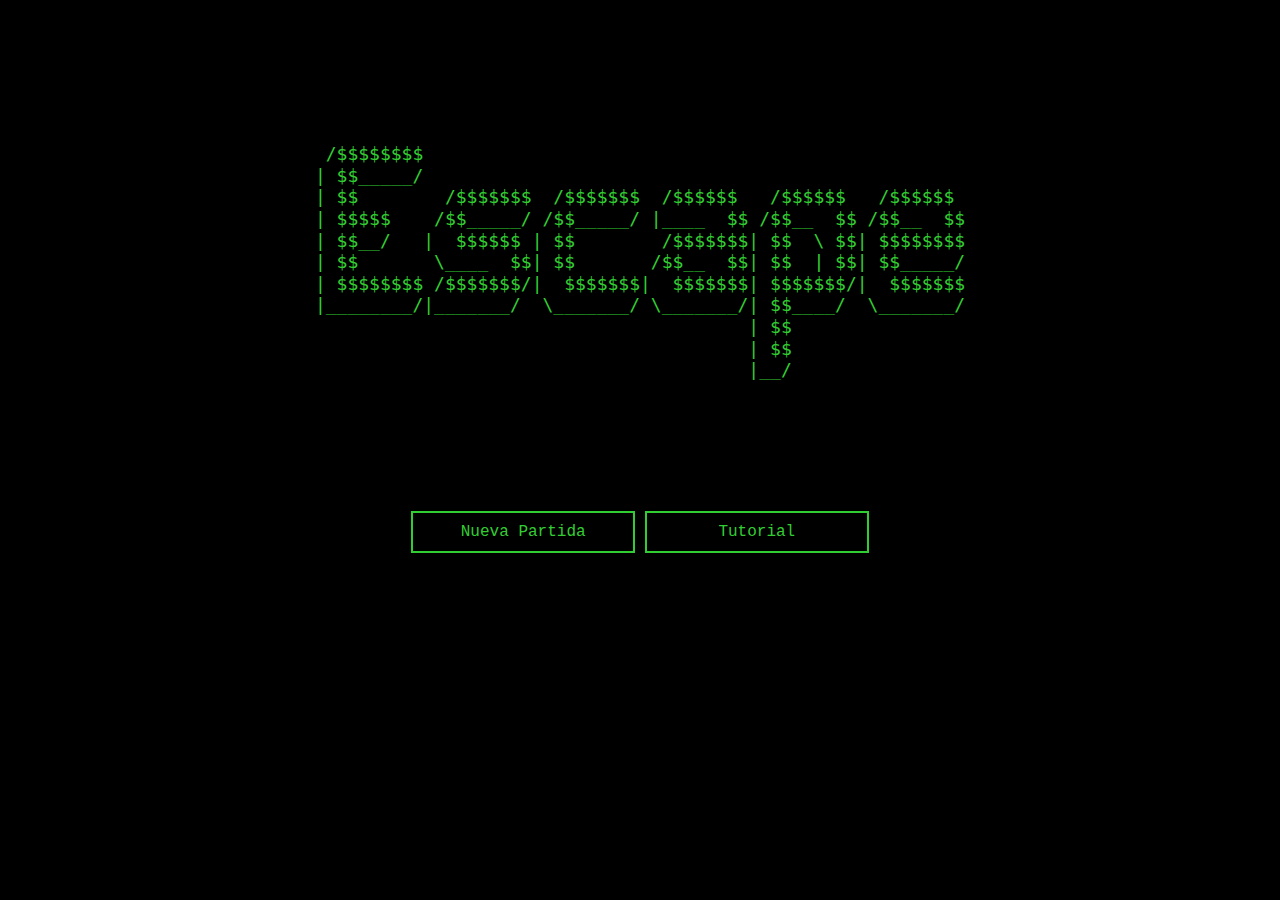
<file: index.html>
<!DOCTYPE html>
<html lang="es">
  <head>
    <meta charset="UTF-8" />
    <meta name="viewport" content="width=device-width, initial-scale=1.0" />
    <title>Arcade - Menú Principal</title>
    <style>
      body {
        background-color: black;
        color: limegreen;
        font-family: "Courier New", Courier, monospace;
        text-align: center;
        margin: 0;
        padding: 0;
      }
      .container {
        margin-top: 100px;
      }
      .ascii-art {
        font-size: 18px;
        line-height: 1.2;
      }
      .menu {
        margin-top: 50px;
      }
      .menu-item {
        margin: 15px 0;
        padding: 10px;
        border: 2px solid limegreen;
        display: inline-block;
        cursor: pointer;
        width: 200px;
        text-align: center;
      }
      .menu-item:hover {
        background-color: limegreen;
        color: black;
      }
    </style>
  </head>
  <body>
    <div class="container">
      <div class="ascii-art">
        <pre>
          

 /$$$$$$$$                                                  
| $$_____/                                                  
| $$        /$$$$$$$  /$$$$$$$  /$$$$$$   /$$$$$$   /$$$$$$ 
| $$$$$    /$$_____/ /$$_____/ |____  $$ /$$__  $$ /$$__  $$
| $$__/   |  $$$$$$ | $$        /$$$$$$$| $$  \ $$| $$$$$$$$
| $$       \____  $$| $$       /$$__  $$| $$  | $$| $$_____/
| $$$$$$$$ /$$$$$$$/|  $$$$$$$|  $$$$$$$| $$$$$$$/|  $$$$$$$
|________/|_______/  \_______/ \_______/| $$____/  \_______/
                                        | $$                
                                        | $$                
                                        |__/                


        </pre>
      </div>
      <div class="menu">
        <div class="menu-item" onclick="startGame()">Nueva Partida</div>
        <div class="menu-item" onclick="showTutorial()">Tutorial</div>
      </div>
    </div>

    <script>
      async function startGame() {
        // alert("Comenzando nueva partida...");
        // Aquí iría la lógica para iniciar el juego

        // Crear un nuevo objeto Audio
        const audio = new Audio("./efectos/GameSoundEffects - Resident Evil 2 Sound Effects - Cursor Select.mp3");
        audio.play();

        await delay(1000);

        window.location.href = "formulario-inicial.html";
      }

      function showTutorial() {
        alert("Mostrando tutorial...");
        // Aquí iría la lógica para mostrar el tutorial
      }

      function delay(ms) {
        return new Promise((resolve) => setTimeout(resolve, ms));
      }
    </script>
  </body>
</html>
</file>
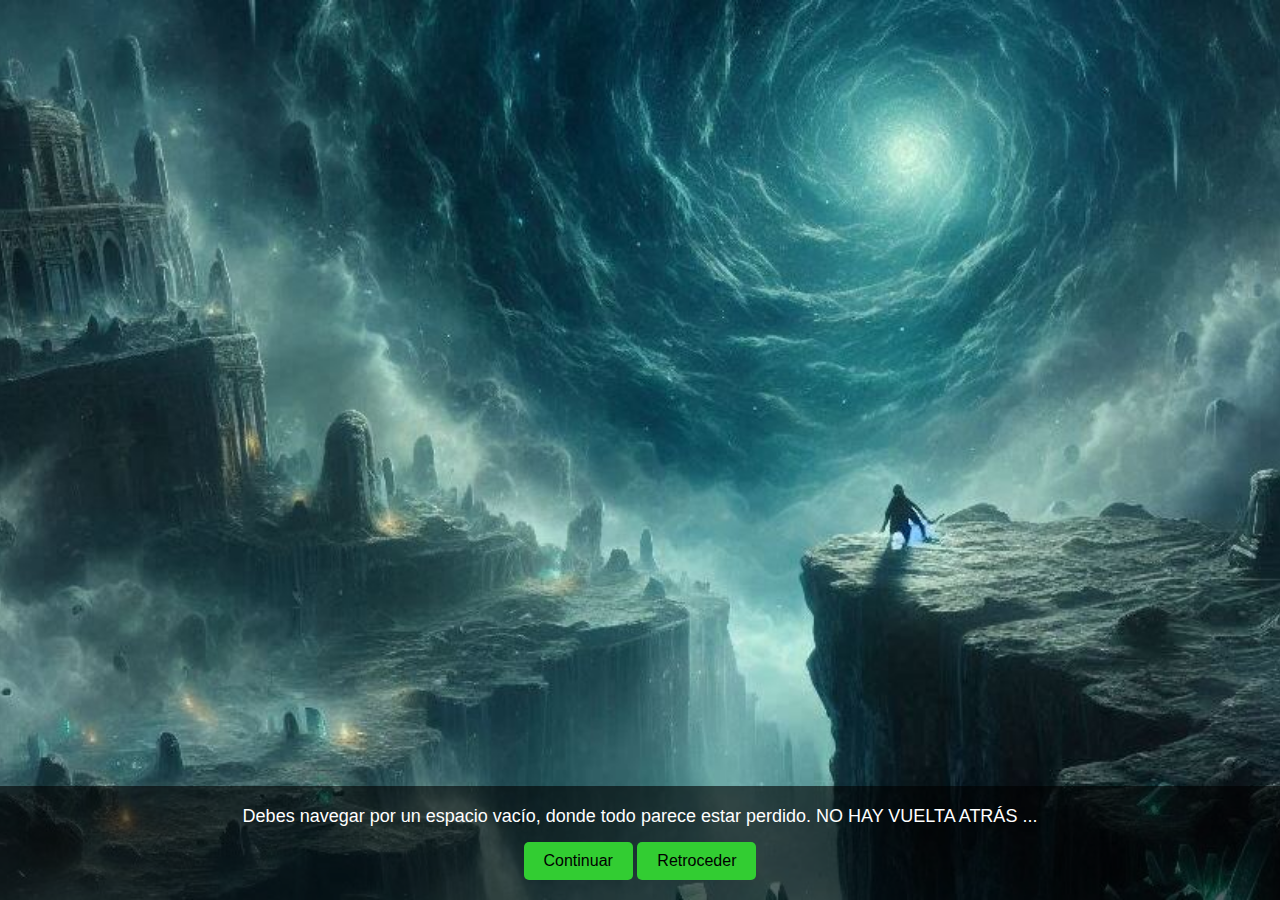
<file: abismo.html>
<!DOCTYPE html>
<html lang="es">
  <head>
    <meta charset="UTF-8" />
    <meta name="viewport" content="width=device-width, initial-scale=1.0" />
    <title>Div en la parte inferior</title>
    <style>
      * {
        margin: 0;
        padding: 0;
        box-sizing: border-box;
      }
      body,
      html {
        height: 100%;
        font-family: Arial, sans-serif;
      }
      .background-image {
        background-image: url("./img/abismo.jpeg"); /* Reemplaza con la ruta de tu imagen */
        background-size: cover;
        background-position: center;
        width: 100%;
        height: 100%;
        position: relative;
      }
      .bottom-container {
        position: absolute;
        bottom: 0;
        left: 0;
        width: 100%;
        background-color: rgba(0, 0, 0, 0.6); /* Fondo semi-transparente */
        color: white;
        text-align: center;
        padding: 20px;
      }
      .bottom-container p {
        margin-bottom: 15px;
        font-size: 18px;
      }
      .button {
        background-color: limegreen;
        color: black;
        padding: 10px 20px;
        border: none;
        border-radius: 5px;
        cursor: pointer;
        font-size: 16px;
      }
      .button:hover {
        background-color: #28a745;
      }
    </style>
  </head>
  <body>
    <div class="background-image">
      <!-- Contenido del fondo -->
    </div>

    <div class="bottom-container">
      <p>Debes navegar por un espacio vacío, donde todo parece estar perdido. NO HAY VUELTA ATRÁS ...</p>
      <button class="button" onclick="nextPage()">Continuar</button>
      <button class="button" onclick="nextPage()">Retroceder</button>
    </div>

    <script>
      document.addEventListener("DOMContentLoaded", function () {
        const audio = new Audio("./efectos/SOUND Effects Public Domain - Abyss Pad SOUND Effect.mp3");
        audio.loop = true;
        audio.play();
      });

      async function nextPage() {
        const audio = new Audio("./efectos/GameSoundEffects - Resident Evil 2 Sound Effects - Cursor Select.mp3");
        audio.play();
        await delay(1000);

        window.location.href = "salida-laberinto.html";
      }

      function delay(ms) {
        return new Promise((resolve) => setTimeout(resolve, ms));
      }
    </script>
  </body>
</html>
</file>
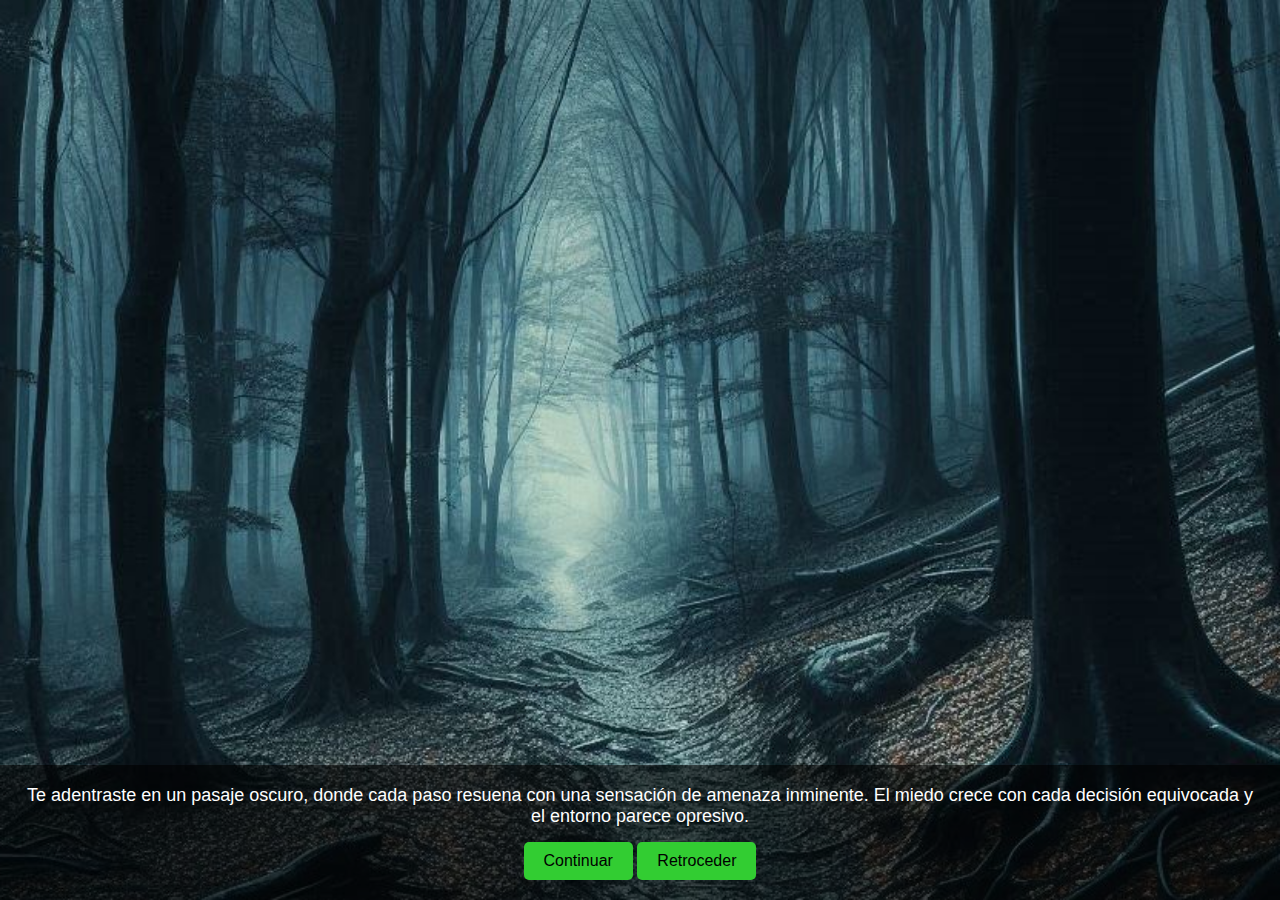
<file: camino-miedo.html>
<!DOCTYPE html>
<html lang="es">
  <head>
    <meta charset="UTF-8" />
    <meta name="viewport" content="width=device-width, initial-scale=1.0" />
    <title>Div en la parte inferior</title>
    <style>
      * {
        margin: 0;
        padding: 0;
        box-sizing: border-box;
      }
      body,
      html {
        height: 100%;
        font-family: Arial, sans-serif;
      }
      .background-image {
        background-image: url("./img/sendero\(2\).jpeg"); /* Reemplaza con la ruta de tu imagen */
        background-size: cover;
        background-position: center;
        width: 100%;
        height: 100%;
        position: relative;
      }
      .bottom-container {
        position: absolute;
        bottom: 0;
        left: 0;
        width: 100%;
        background-color: rgba(0, 0, 0, 0.6); /* Fondo semi-transparente */
        color: white;
        text-align: center;
        padding: 20px;
      }
      .bottom-container p {
        margin-bottom: 15px;
        font-size: 18px;
      }
      .button {
        background-color: limegreen;
        color: black;
        padding: 10px 20px;
        border: none;
        border-radius: 5px;
        cursor: pointer;
        font-size: 16px;
      }
      .button:hover {
        background-color: #28a745;
      }
    </style>
  </head>
  <body>
    <div class="background-image">
      <!-- Contenido del fondo -->
    </div>

    <div class="bottom-container">
      <p>
        Te adentraste en un pasaje oscuro, donde cada paso resuena con una sensación de amenaza inminente. El miedo crece con cada decisión equivocada y el entorno parece opresivo.
      </p>
      <button class="button" onclick="nextPage()">Continuar</button>
      <button class="button" onclick="nextPage()">Retroceder</button>
    </div>

    <script>
      document.addEventListener("DOMContentLoaded", function () {
        const audio = new Audio("./efectos/Free Sounds Library - Spooky Forest Ambience Sound Effect ｜ Scary Halloween Sounds.mp3");
        audio.loop = true;
        audio.play();
      });

      async function nextPage() {
        const audio = new Audio("./efectos/GameSoundEffects - Resident Evil 2 Sound Effects - Cursor Select.mp3");
        audio.play();
        await delay(1000);

        window.location.href = "lago-tranquilo.html";
      }

      function delay(ms) {
        return new Promise((resolve) => setTimeout(resolve, ms));
      }
    </script>
  </body>
</html>
</file>
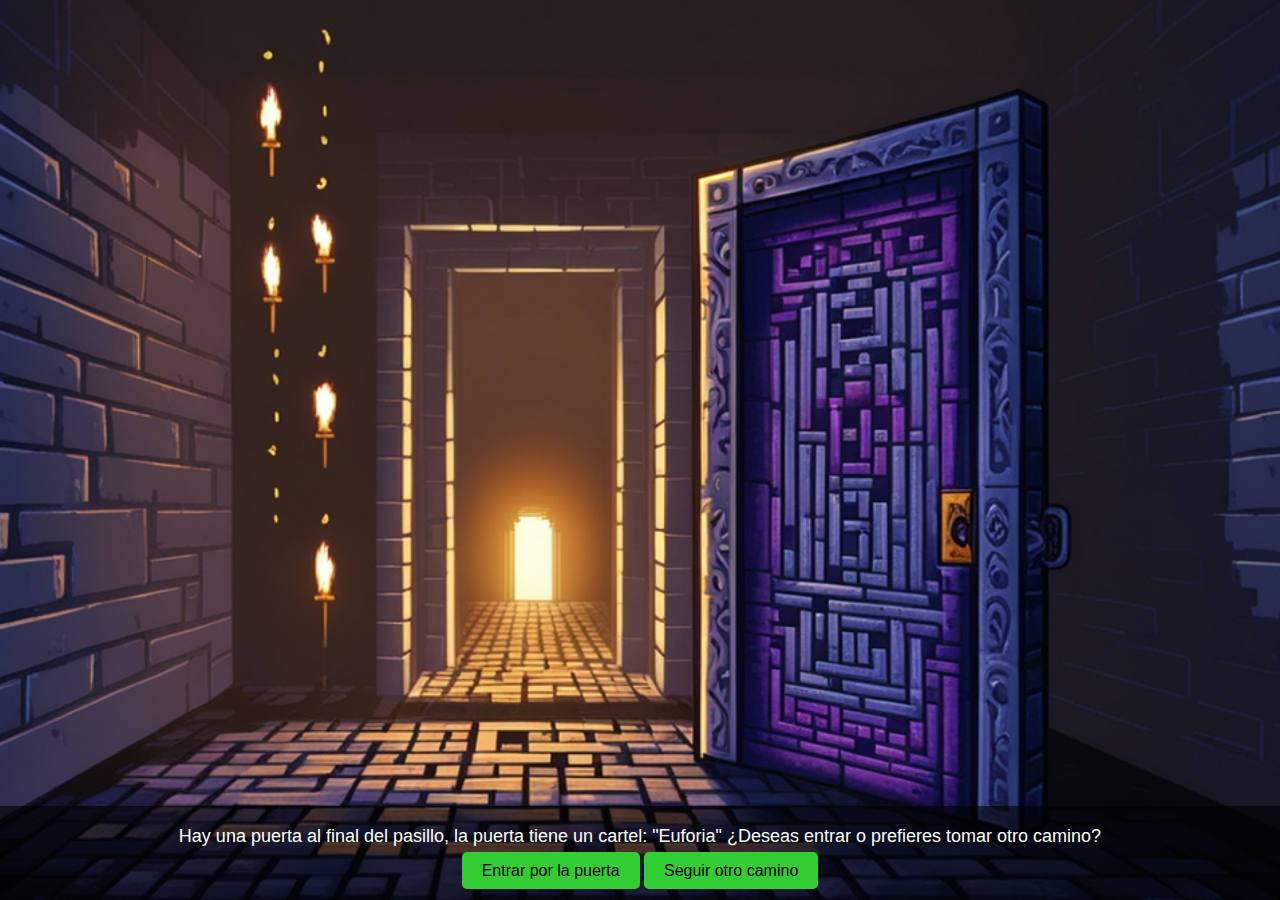
<file: entrada-euforia.html>
<!DOCTYPE html>
<html lang="es">
  <head>
    <meta charset="UTF-8" />
    <meta name="viewport" content="width=device-width, initial-scale=1.0" />
    <title>Div en la parte inferior</title>
    <style>
      * {
        margin: 0;
        padding: 0;
        box-sizing: border-box;
      }
      body,
      html {
        height: 100%;
        font-family: Arial, sans-serif;
      }
      .background-image {
        background-image: url("./img/entrada-euforia.jpg "); /* Reemplaza con la ruta de tu imagen */
        background-size: cover;
        background-position: center;
        width: 100%;
        height: 100%;
        position: relative;
      }
      .bottom-container {
        position: absolute;
        bottom: 0;
        left: 0;
        width: 100%;
        background-color: rgba(0, 0, 0, 0.6); /* Fondo semi-transparente */
        color: white;
        text-align: center;
        padding: 20px;
      }
      .bottom-container p {
        margin-bottom: 15px;
        font-size: 18px;
      }
      .button {
        background-color: limegreen;
        color: black;
        padding: 10px 20px;
        border: none;
        border-radius: 5px;
        cursor: pointer;
        font-size: 16px;
      }
      .button:hover {
        background-color: #28a745;
      }
    </style>
  </head>
  <body>
    <div class="background-image">
      <!-- Contenido del fondo -->
    </div>

    <div class="bottom-container">
      <p>Hay una puerta al final del pasillo, la puerta tiene un cartel: "Euforia" ¿Deseas entrar o prefieres tomar otro camino?</p>
      <a class="button" onclick="nextPage()">Entrar por la puerta</a>
      <a class="button" onclick="nextPage()">Seguir otro camino</a>
    </div>

    <script>
      document.addEventListener("DOMContentLoaded", function () {
        const audio = new Audio("./efectos/2MirrorsDialogue - Stone Slide Sound Effects.mp3");
        audio.loop = true;
        audio.play();
      });

      async function nextPage() {
        const audio = new Audio("./efectos/GameSoundEffects - Resident Evil 2 Sound Effects - Cursor Select.mp3");
        audio.play();
        await delay(1000);

        window.location.href = "habitacion-euforia.html";
        // Aquí puedes añadir la lógica para la siguiente página o redirección
      }

      function delay(ms) {
        return new Promise((resolve) => setTimeout(resolve, ms));
      }
    </script>
  </body>
</html>
</file>
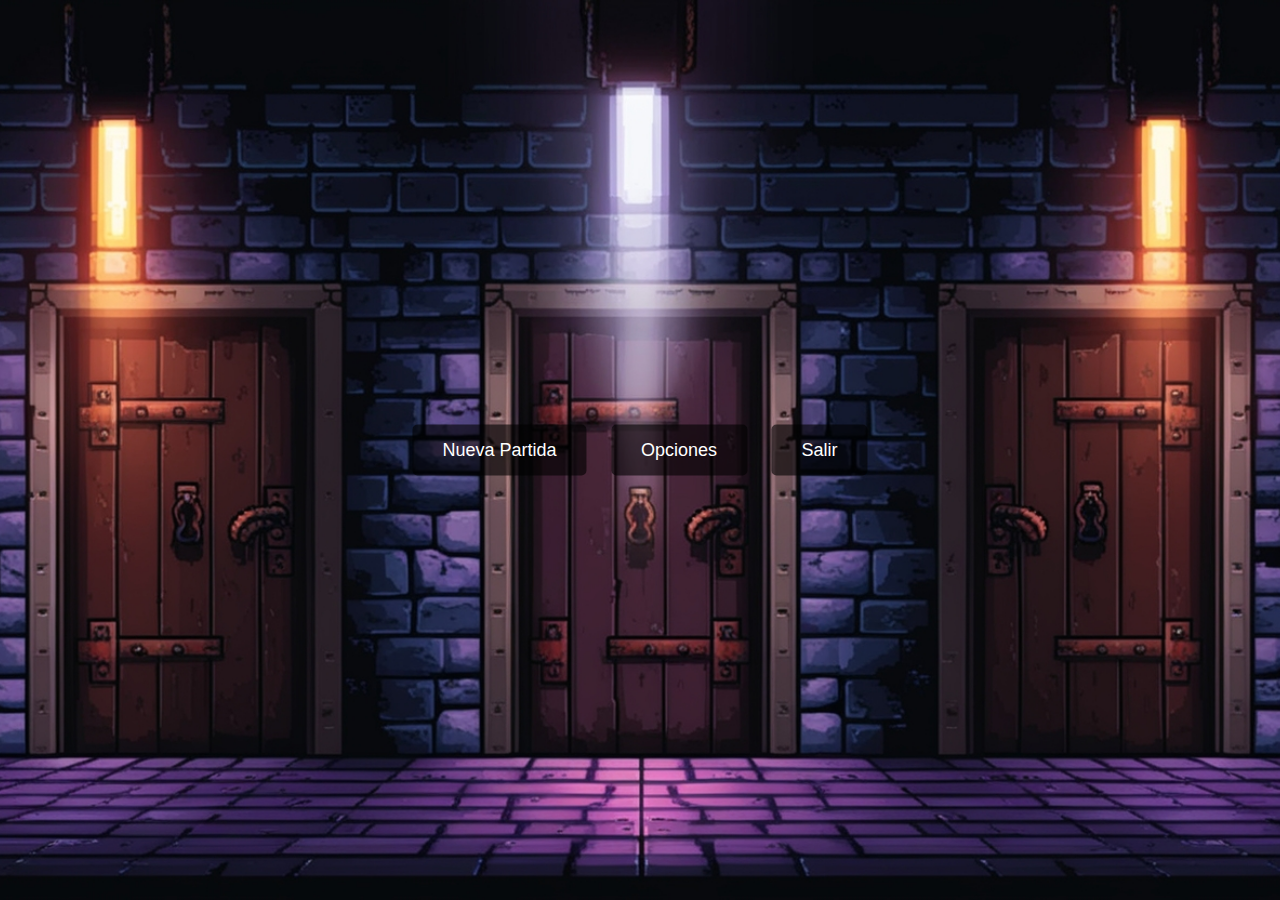
<file: escenario1.html>
<!DOCTYPE html>
<html lang="es">
  <head>
    <meta charset="UTF-8" />
    <meta name="viewport" content="width=device-width, initial-scale=1.0" />
    <title>Página con Imagen y Botones</title>
    <style>
      * {
        margin: 0;
        padding: 0;
        box-sizing: border-box;
      }
      body,
      html {
        height: 100%;
        font-family: Arial, sans-serif;
      }
      .background-image {
        background-image: url("./img/escenario1.jpg"); /* Reemplaza con la ruta de tu imagen */
        background-size: cover;
        background-position: center;
        width: 100%;
        height: 100%;
        position: relative;
      }
      .centered-buttons {
        position: absolute;
        top: 50%;
        left: 50%;
        transform: translate(-50%, -50%);
        text-align: center;
      }
      .button {
        display: inline-block;
        background-color: rgba(0, 0, 0, 0.6);
        color: white;
        padding: 15px 30px;
        margin: 10px;
        border: none;
        border-radius: 5px;
        cursor: pointer;
        font-size: 18px;
      }
      .button:hover {
        background-color: rgba(255, 255, 255, 0.8);
        color: black;
      }
    </style>
  </head>
  <body>
    <div class="background-image">
      <div class="centered-buttons">
        <button class="button" onclick="startGame()">Nueva Partida</button>
        <button class="button" onclick="showOptions()">Opciones</button>
        <button class="button" onclick="exitGame()">Salir</button>
      </div>
    </div>

    <script>
      function startGame() {
        alert("PUERTA 1: ");
      }

      function showOptions() {
        alert("Mostrando opciones...");
      }

      function exitGame() {
        alert("Saliendo del juego...");
      }
    </script>
  </body>
</html>
</file>
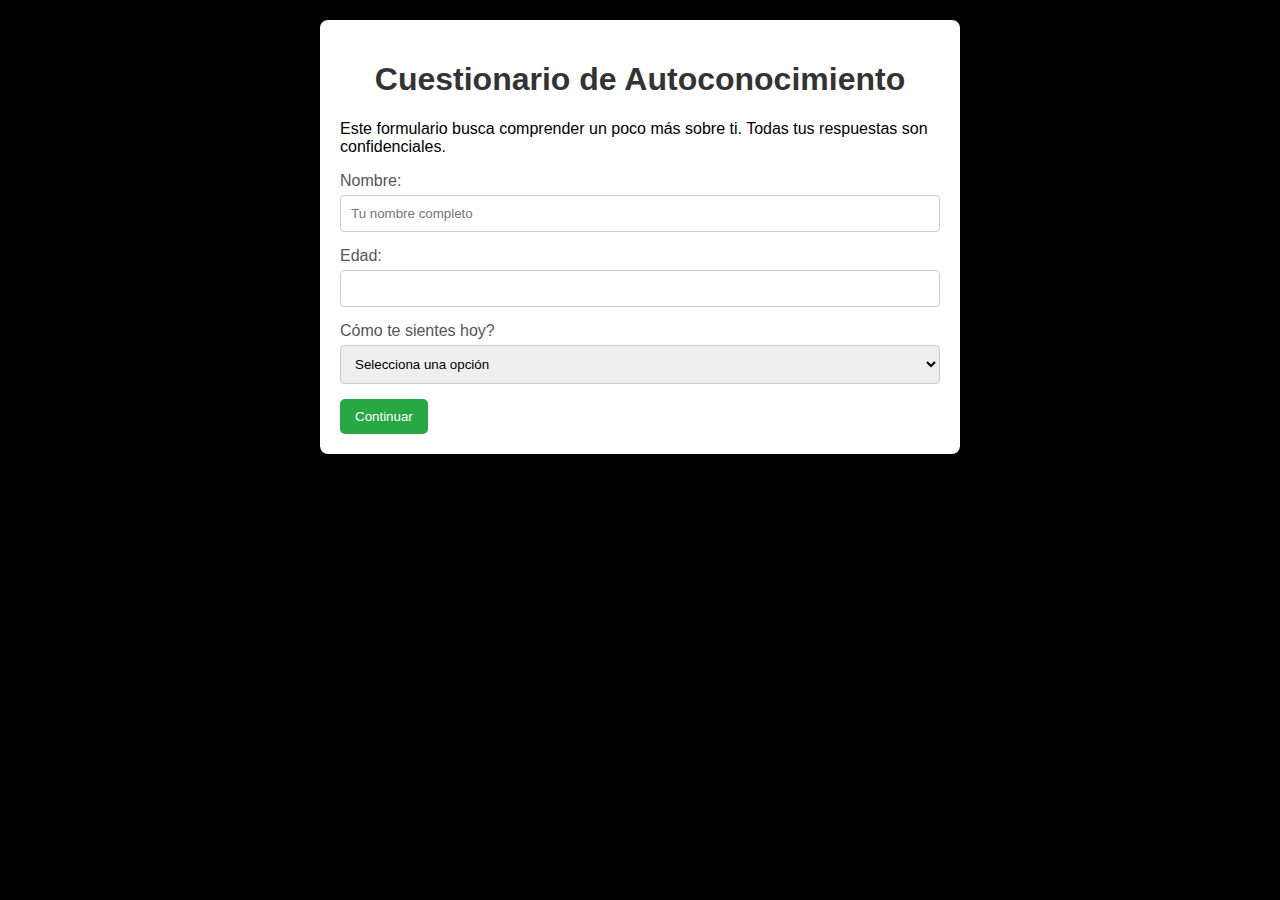
<file: formulario-inicial.html>
<!DOCTYPE html>
<html lang="es">
  <head>
    <meta charset="UTF-8" />
    <meta name="viewport" content="width=device-width, initial-scale=1.0" />
    <title>Cuestionario de Autoconocimiento</title>
    <style>
      body {
        font-family: Arial, sans-serif;
        background-color: #000000;
        margin: 0;
        padding: 20px;
      }
      .container {
        max-width: 600px;
        margin: 0 auto;
        background-color: white;
        padding: 20px;
        border-radius: 8px;
        box-shadow: 0 0 10px rgba(0, 0, 0, 0.1);
      }
      h1 {
        text-align: center;
        color: #333;
      }
      .form-group {
        margin-bottom: 15px;
      }
      label {
        display: block;
        margin-bottom: 5px;
        color: #555;
      }
      input,
      textarea,
      select {
        width: 100%;
        padding: 10px;
        border: 1px solid #ccc;
        border-radius: 4px;
        box-sizing: border-box;
      }
      button {
        background-color: #28a745;
        color: white;
        border: none;
        padding: 10px 15px;
        border-radius: 5px;
        cursor: pointer;
      }
      button:hover {
        background-color: #218838;
      }
    </style>
  </head>
  <body>
    <div class="container">
      <h1>Cuestionario de Autoconocimiento</h1>
      <p>Este formulario busca comprender un poco más sobre ti. Todas tus respuestas son confidenciales.</p>
      <form action="/submit" method="POST">
        <div class="form-group">
          <label for="name">Nombre:</label>
          <input type="text" id="name" name="name" placeholder="Tu nombre completo" required />
        </div>
        <div class="form-group">
          <label for="age">Edad:</label>
          <input type="number" id="age" name="age" min="1" max="120" required />
        </div>
        <div class="form-group">
          <label for="mood">Cómo te sientes hoy?</label>
          <select id="mood" name="mood" required>
            <option value="" disabled selected>Selecciona una opción</option>
            <option value="feliz">Feliz</option>
            <option value="triste">Triste</option>
            <option value="ansioso">Ansioso</option>
            <option value="neutral">Neutral</option>
          </select>
        </div>
        <button type="submit" id="submit">Continuar</button>
      </form>
    </div>
  </body>
  <script>
    document.getElementById("submit").addEventListener("click", async (e) => {
      e.preventDefault();

      const audio = new Audio("./efectos/GameSoundEffects - Resident Evil 2 Sound Effects - Cursor Select.mp3");
      audio.play();
      await delay(1000);
      window.location.href = "introduccion.html";
    });

    function delay(ms) {
      return new Promise((resolve) => setTimeout(resolve, ms));
    }
  </script>
</html>
</file>
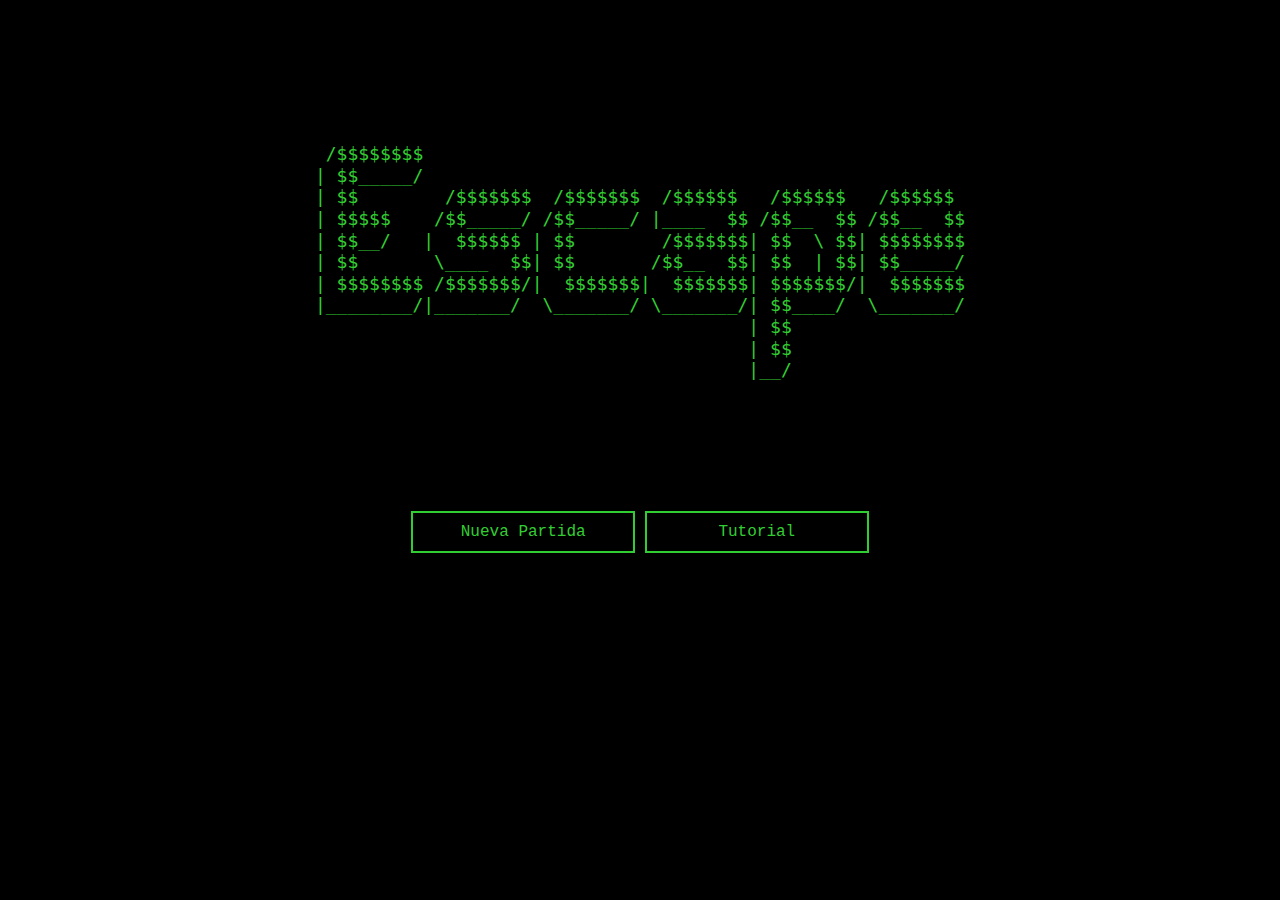
<file: inicio.html>
<!DOCTYPE html>
<html lang="es">
  <head>
    <meta charset="UTF-8" />
    <meta name="viewport" content="width=device-width, initial-scale=1.0" />
    <title>Arcade - Menú Principal</title>
    <style>
      body {
        background-color: black;
        color: limegreen;
        font-family: "Courier New", Courier, monospace;
        text-align: center;
        margin: 0;
        padding: 0;
      }
      .container {
        margin-top: 100px;
      }
      .ascii-art {
        font-size: 18px;
        line-height: 1.2;
      }
      .menu {
        margin-top: 50px;
      }
      .menu-item {
        margin: 15px 0;
        padding: 10px;
        border: 2px solid limegreen;
        display: inline-block;
        cursor: pointer;
        width: 200px;
        text-align: center;
      }
      .menu-item:hover {
        background-color: limegreen;
        color: black;
      }
    </style>
  </head>
  <body>
    <div class="container">
      <div class="ascii-art">
        <pre>
          

 /$$$$$$$$                                                  
| $$_____/                                                  
| $$        /$$$$$$$  /$$$$$$$  /$$$$$$   /$$$$$$   /$$$$$$ 
| $$$$$    /$$_____/ /$$_____/ |____  $$ /$$__  $$ /$$__  $$
| $$__/   |  $$$$$$ | $$        /$$$$$$$| $$  \ $$| $$$$$$$$
| $$       \____  $$| $$       /$$__  $$| $$  | $$| $$_____/
| $$$$$$$$ /$$$$$$$/|  $$$$$$$|  $$$$$$$| $$$$$$$/|  $$$$$$$
|________/|_______/  \_______/ \_______/| $$____/  \_______/
                                        | $$                
                                        | $$                
                                        |__/                


        </pre>
      </div>
      <div class="menu">
        <div class="menu-item" onclick="startGame()">Nueva Partida</div>
        <div class="menu-item" onclick="showTutorial()">Tutorial</div>
      </div>
    </div>

    <script>
      async function startGame() {
        // alert("Comenzando nueva partida...");
        // Aquí iría la lógica para iniciar el juego

        // Crear un nuevo objeto Audio
        const audio = new Audio("./efectos/GameSoundEffects - Resident Evil 2 Sound Effects - Cursor Select.mp3");
        audio.play();

        await delay(1000);

        window.location.href = "/formulario-inicial.html";
      }

      function showTutorial() {
        alert("Mostrando tutorial...");
        // Aquí iría la lógica para mostrar el tutorial
      }

      function delay(ms) {
        return new Promise((resolve) => setTimeout(resolve, ms));
      }
    </script>
  </body>
</html>
</file>
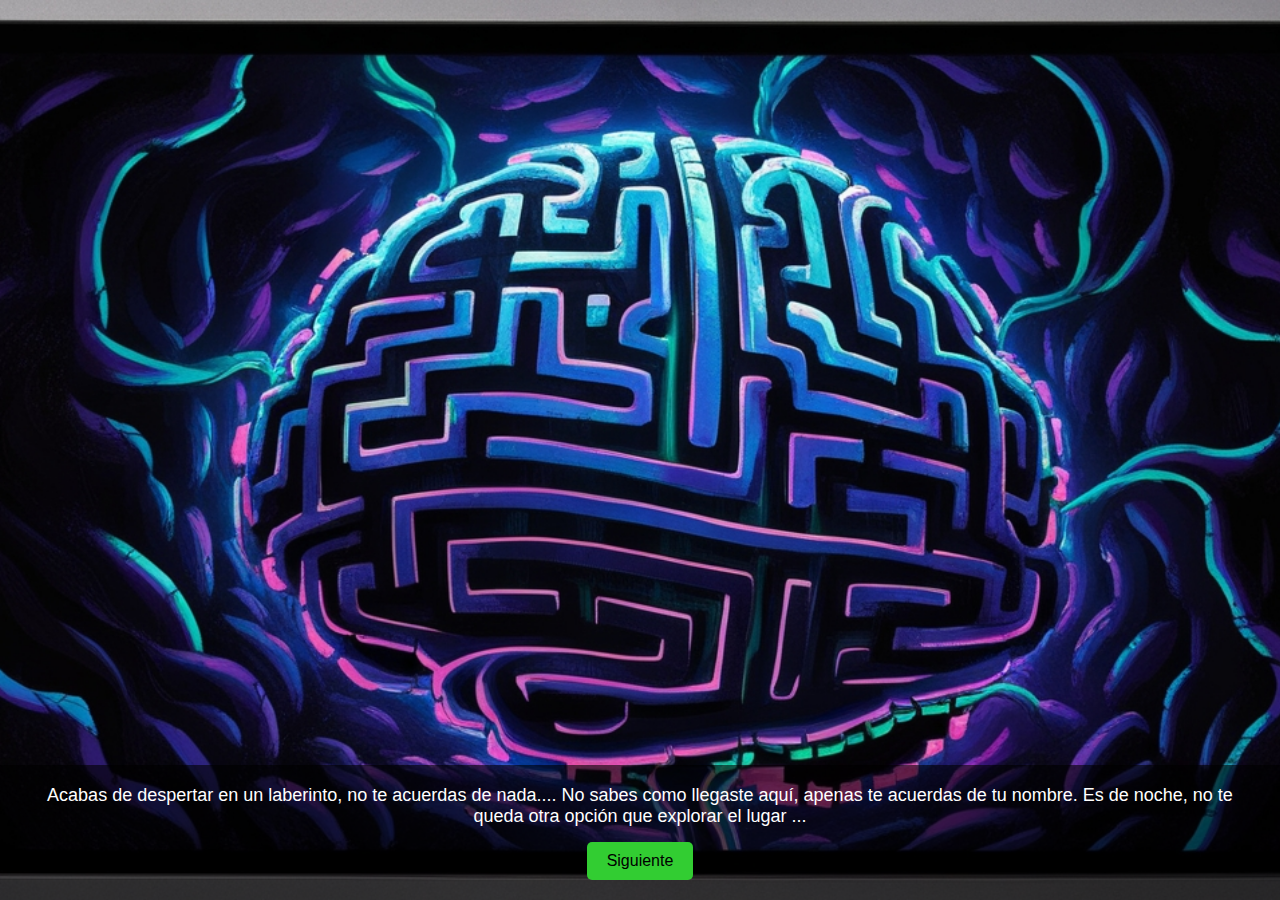
<file: introduccion.html>
<!DOCTYPE html>
<html lang="es">
  <head>
    <meta charset="UTF-8" />
    <meta name="viewport" content="width=device-width, initial-scale=1.0" />
    <title>Div en la parte inferior</title>
    <style>
      * {
        margin: 0;
        padding: 0;
        box-sizing: border-box;
      }
      body,
      html {
        height: 100%;
        font-family: Arial, sans-serif;
      }
      .background-image {
        background-image: url("./img/laberinto.jpg"); /* Reemplaza con la ruta de tu imagen */
        background-size: cover;
        background-position: center;
        width: 100%;
        height: 100%;
        position: relative;
      }
      .bottom-container {
        position: absolute;
        bottom: 0;
        left: 0;
        width: 100%;
        background-color: rgba(0, 0, 0, 0.6); /* Fondo semi-transparente */
        color: white;
        text-align: center;
        padding: 20px;
      }
      .bottom-container p {
        margin-bottom: 15px;
        font-size: 18px;
      }
      .button {
        background-color: limegreen;
        color: black;
        padding: 10px 20px;
        border: none;
        border-radius: 5px;
        cursor: pointer;
        font-size: 16px;
      }
      .button:hover {
        background-color: #28a745;
      }
    </style>
  </head>
  <body>
    <div class="background-image">
      <!-- Contenido del fondo -->
    </div>

    <div class="bottom-container">
      <p>
        Acabas de despertar en un laberinto, no te acuerdas de nada.... No sabes como llegaste aquí, apenas te acuerdas de tu nombre. Es de noche, no te queda otra opción que
        explorar el lugar ...
      </p>
      <button class="button" onclick="nextPage()">Siguiente</button>
    </div>

    <script>
      document.addEventListener("DOMContentLoaded", function () {
        const audio = new Audio("./efectos/Sound Effect Database - Wind Blowing Sound Effect.mp3");
        audio.loop = true;
        audio.play();
      });

      async function nextPage() {
        const audio = new Audio("./efectos/GameSoundEffects - Resident Evil 2 Sound Effects - Cursor Select.mp3");
        audio.play();
        await delay(1000);
        window.location.href = "entrada-euforia.html";
      }

      function delay(ms) {
        return new Promise((resolve) => setTimeout(resolve, ms));
      }
    </script>
  </body>
</html>
</file>
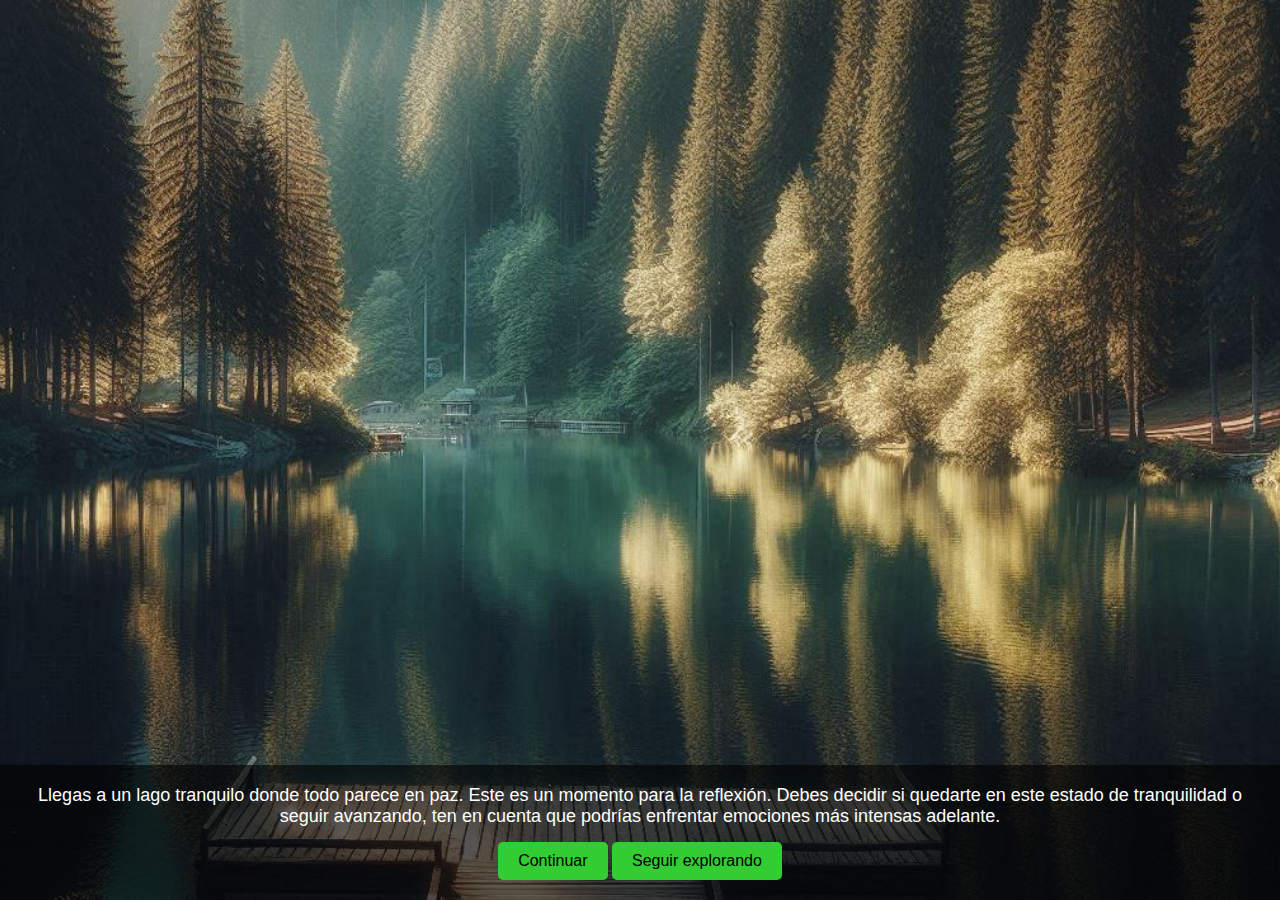
<file: lago-tranquilo.html>
<!DOCTYPE html>
<html lang="es">
  <head>
    <meta charset="UTF-8" />
    <meta name="viewport" content="width=device-width, initial-scale=1.0" />
    <title>Div en la parte inferior</title>
    <style>
      * {
        margin: 0;
        padding: 0;
        box-sizing: border-box;
      }
      body,
      html {
        height: 100%;
        font-family: Arial, sans-serif;
      }
      .background-image {
        background-image: url("./img/lago.jpeg"); /* Reemplaza con la ruta de tu imagen */
        background-size: cover;
        background-position: center;
        width: 100%;
        height: 100%;
        position: relative;
      }
      .bottom-container {
        position: absolute;
        bottom: 0;
        left: 0;
        width: 100%;
        background-color: rgba(0, 0, 0, 0.6); /* Fondo semi-transparente */
        color: white;
        text-align: center;
        padding: 20px;
      }
      .bottom-container p {
        margin-bottom: 15px;
        font-size: 18px;
      }
      .button {
        background-color: limegreen;
        color: black;
        padding: 10px 20px;
        border: none;
        border-radius: 5px;
        cursor: pointer;
        font-size: 16px;
      }
      .button:hover {
        background-color: #28a745;
      }
    </style>
  </head>
  <body>
    <div class="background-image">
      <!-- Contenido del fondo -->
    </div>

    <div class="bottom-container">
      <p>
        Llegas a un lago tranquilo donde todo parece en paz. Este es un momento para la reflexión. Debes decidir si quedarte en este estado de tranquilidad o seguir avanzando, ten
        en cuenta que podrías enfrentar emociones más intensas adelante.
      </p>
      <button class="button" onclick="nextPage()">Continuar</button>
      <button class="button" onclick="nextPage()">Seguir explorando</button>
    </div>

    <script>
      document.addEventListener("DOMContentLoaded", function () {
        const audio = new Audio("./efectos/dying_tropical.mp3");
        audio.loop = true;
        audio.play();
      });

      async function nextPage() {
        const audio = new Audio("./efectos/GameSoundEffects - Resident Evil 2 Sound Effects - Cursor Select.mp3");
        audio.play();
        await delay(1000);

        window.location.href = "montania-ansiedad.html";
      }

      function delay(ms) {
        return new Promise((resolve) => setTimeout(resolve, ms));
      }
    </script>
  </body>
</html>
</file>
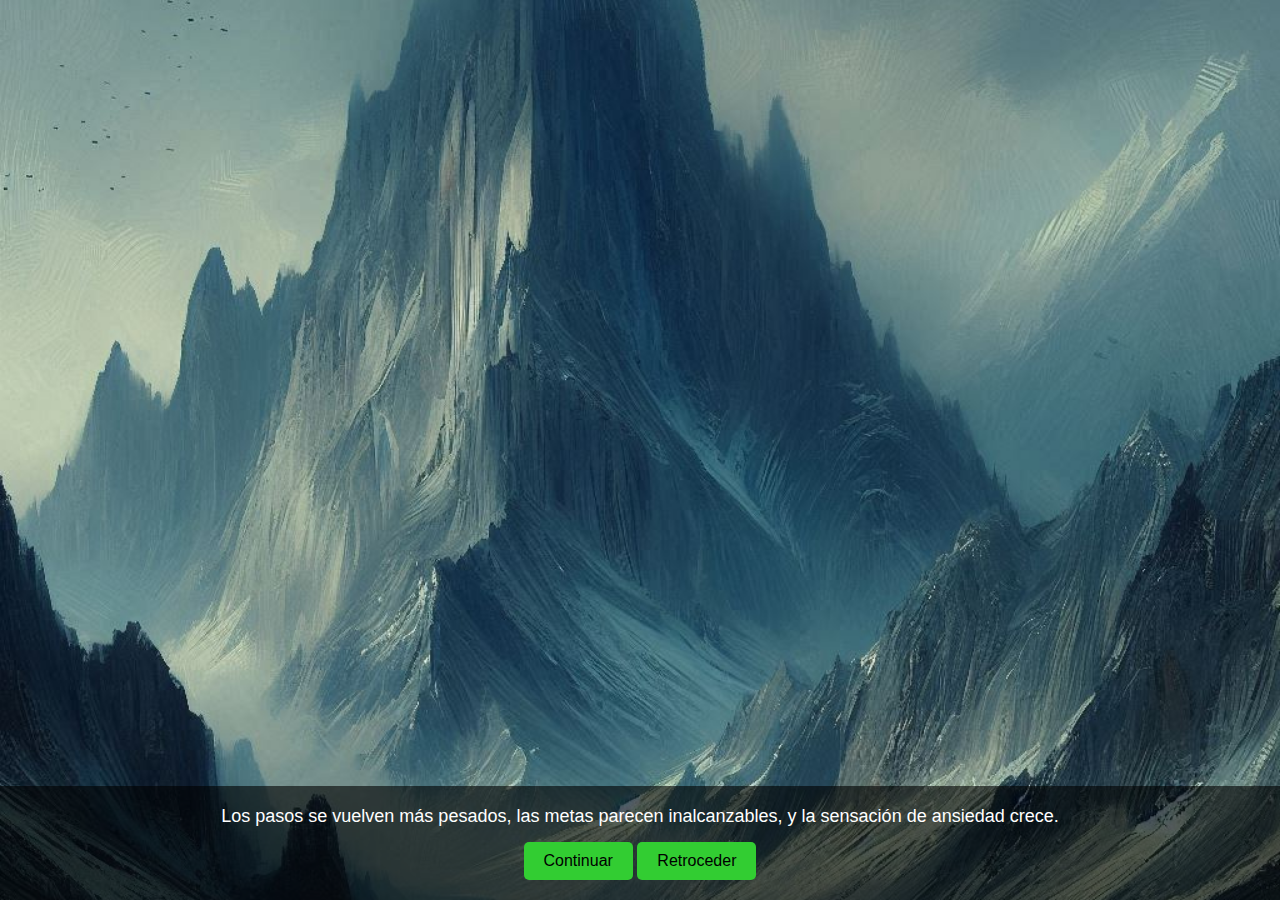
<file: montania-ansiedad.html>
<!DOCTYPE html>
<html lang="es">
  <head>
    <meta charset="UTF-8" />
    <meta name="viewport" content="width=device-width, initial-scale=1.0" />
    <title>Div en la parte inferior</title>
    <style>
      * {
        margin: 0;
        padding: 0;
        box-sizing: border-box;
      }
      body,
      html {
        height: 100%;
        font-family: Arial, sans-serif;
      }
      .background-image {
        background-image: url("./img/montania.jpeg"); /* Reemplaza con la ruta de tu imagen */
        background-size: cover;
        background-position: center;
        width: 100%;
        height: 100%;
        position: relative;
      }
      .bottom-container {
        position: absolute;
        bottom: 0;
        left: 0;
        width: 100%;
        background-color: rgba(0, 0, 0, 0.6); /* Fondo semi-transparente */
        color: white;
        text-align: center;
        padding: 20px;
      }
      .bottom-container p {
        margin-bottom: 15px;
        font-size: 18px;
      }
      .button {
        background-color: limegreen;
        color: black;
        padding: 10px 20px;
        border: none;
        border-radius: 5px;
        cursor: pointer;
        font-size: 16px;
      }
      .button:hover {
        background-color: #28a745;
      }
    </style>
  </head>
  <body>
    <div class="background-image">
      <!-- Contenido del fondo -->
    </div>

    <div class="bottom-container">
      <p>Los pasos se vuelven más pesados, las metas parecen inalcanzables, y la sensación de ansiedad crece.</p>
      <button class="button" onclick="nextPage()">Continuar</button>
      <button class="button" onclick="nextPage()">Retroceder</button>
    </div>

    <script>
      document.addEventListener("DOMContentLoaded", function () {
        const audio = new Audio("./efectos/Free Audio Zone - Snowstorm Sound Effect - Winter Storm - Blizzard.mp3");
        audio.loop = true;
        audio.play();
      });

      async function nextPage() {
        const audio = new Audio("./efectos/GameSoundEffects - Resident Evil 2 Sound Effects - Cursor Select.mp3");
        audio.play();
        await delay(1000);

        window.location.href = "abismo.html";
      }

      function delay(ms) {
        return new Promise((resolve) => setTimeout(resolve, ms));
      }
    </script>
  </body>
</html>
</file>
